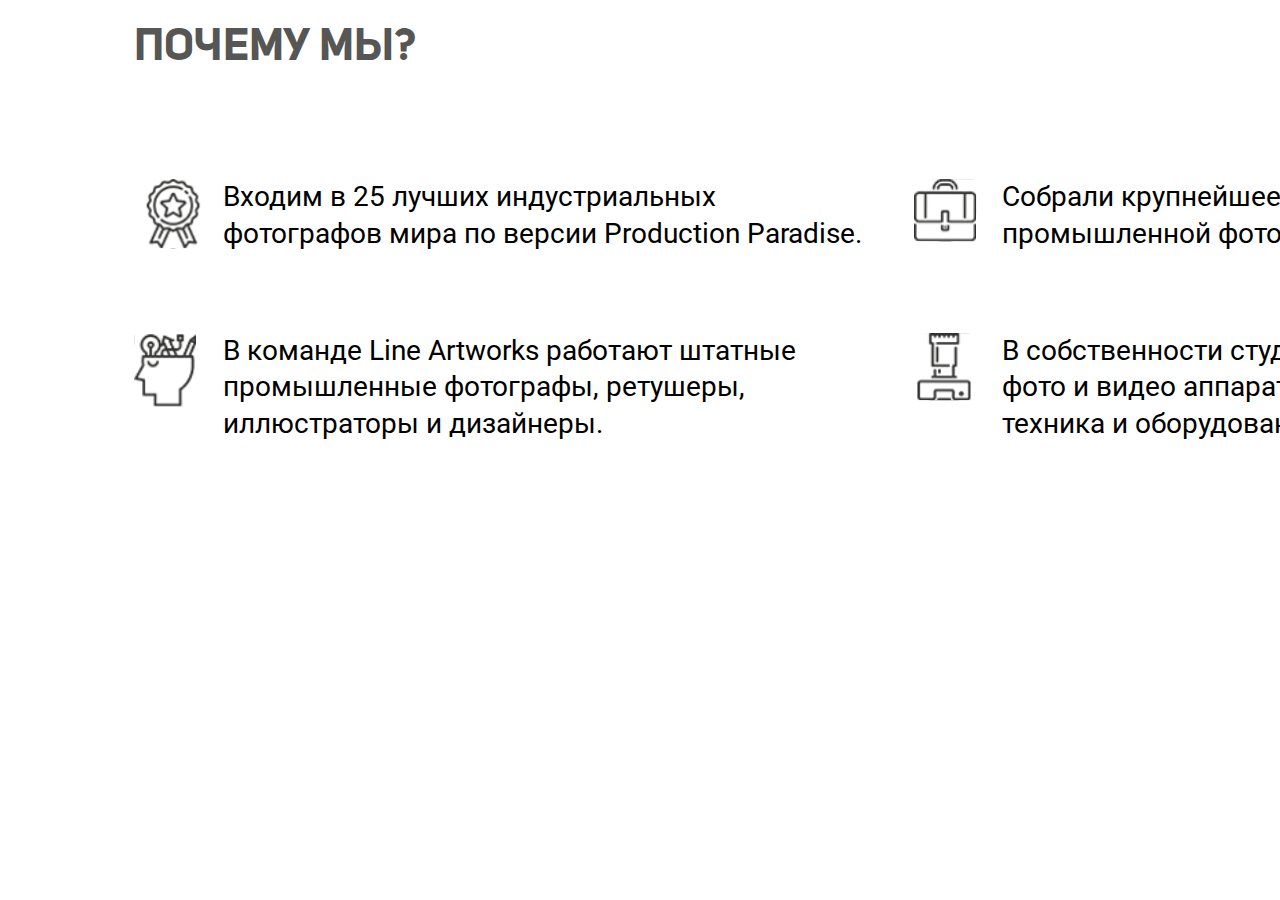
<file: 1/index.html>
<!DOCTYPE html>
<html lang="ru">
  <head>
    <meta charset="UTF-8" />
    <meta name="viewport" content="width=device-width, initial-scale=1.0" />
    <title>Document</title>
    <link rel="preconnect" href="https://fonts.googleapis.com" />
    <link rel="preconnect" href="https://fonts.gstatic.com" crossorigin />
    <link
      href="https://fonts.googleapis.com/css2?family=Montserrat:wght@400;500&family=Roboto&display=swap"
      rel="stylesheet"
    />
    <link rel="stylesheet" href="style.css" />
  </head>
  <body class="page">
    <section class="about-us">
      <h2 class="about-us__title">Почему мы?</h2>
      <ul class="about-us__list">
        <li class="about-us__item about-us__item_1">
          Входим в 25 лучших индустриальных фотографов мира по версии Production
          Paradise.
        </li>
        <li class="about-us__item about-us__item_2">
          Собрали крупнейшее портфолио в стране по промышленной фотосъемке — 500
          работ.
        </li>
        <li class="about-us__item about-us__item_3">
          В команде Line Artworks работают штатные промышленные фотографы,
          ретушеры, иллюстраторы и дизайнеры.
        </li>
        <li class="about-us__item about-us__item_4">
          В собственности студии профессиональная фото и видео аппаратура,
          осветительная техника и оборудование для аэрофотосъемки.
        </li>
      </ul>
    </section>
  </body>
</html>
</file>
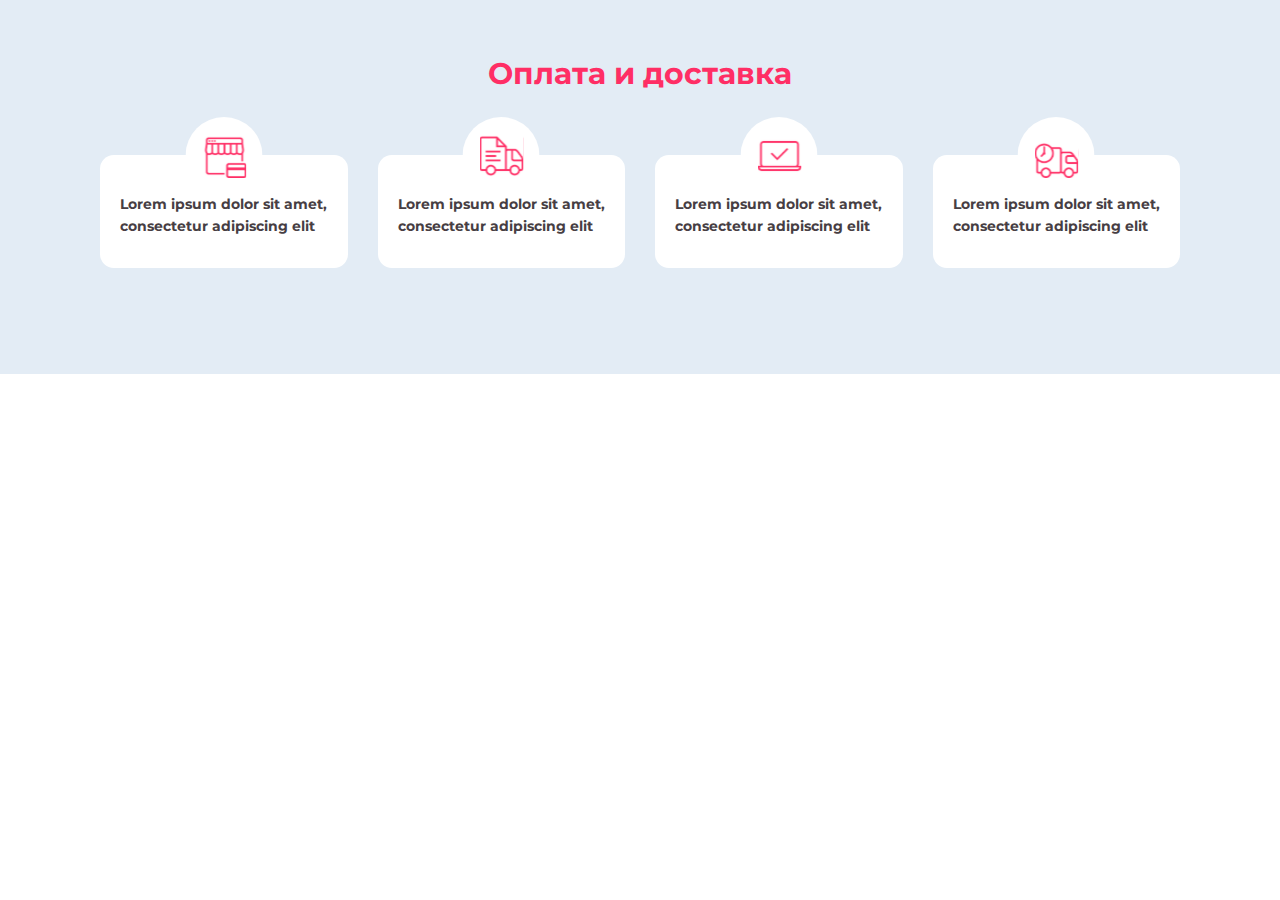
<file: 3/index.html>
<!DOCTYPE html>
<html lang="ru">
  <head>
    <meta charset="UTF-8" />
    <meta name="viewport" content="width=device-width, initial-scale=1.0" />
    <link rel="preconnect" href="https://fonts.googleapis.com" />
    <link rel="preconnect" href="https://fonts.gstatic.com" crossorigin />
    <link
      href="https://fonts.googleapis.com/css2?family=Montserrat:wght@700&display=swap"
      rel="stylesheet"
    />
    <link rel="stylesheet" href="style.css" />
    <title>Достависта, бэйби</title>
  </head>
  <body class="page">
    <section class="delivery">
      <div class="container">
        <h2 class="delivery__title">Оплата и доставка</h2>
        <ul class="delivery__about-list">
          <li class="delivery__about-item delivery__about-item__stall">
            Lorem ipsum dolor sit amet, consectetur adipiscing elit
          </li>
          <li class="delivery__about-item delivery__about-item__car">
            Lorem ipsum dolor sit amet, consectetur adipiscing elit
          </li>
          <li class="delivery__about-item delivery__about-item__laptop">
            Lorem ipsum dolor sit amet, consectetur adipiscing elit
          </li>
          <li class="delivery__about-item delivery__about-item__car-2">
            Lorem ipsum dolor sit amet, consectetur adipiscing elit
          </li>
        </ul>
        <div class="map">
          <script type="text/javascript" charset="utf-8" async src="https://api-maps.yandex.ru/services/constructor/1.0/js/?um=constructor%3A5bdee48a2c6338915d0bc3b760cad33f5deeb9bdabc9d47508cf2b0735d2a411&amp;width=1110&amp;height=332&amp;lang=ru_RU&amp;scroll=true"></script>
        </div>
      </div>
    </section>
  </body>
</html>
</file>
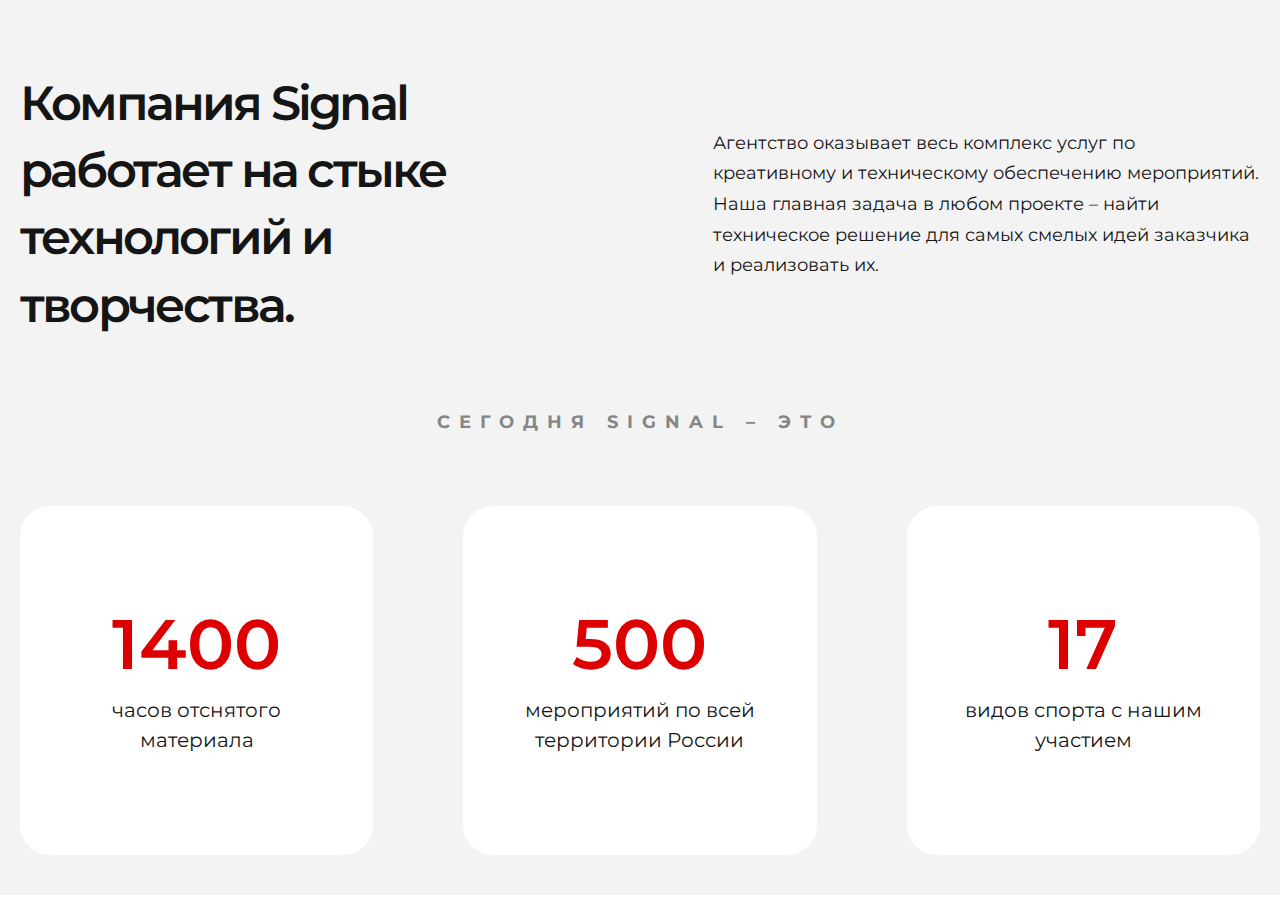
<file: 4/index.html>
<!DOCTYPE html>
<html lang="ru">
  <head>
    <meta charset="UTF-8" />
    <meta name="viewport" content="width=device-width, initial-scale=1.0" />
    <link rel="preconnect" href="https://fonts.googleapis.com" />
    <link rel="preconnect" href="https://fonts.gstatic.com" crossorigin />
    <link
      href="https://fonts.googleapis.com/css2?family=Montserrat:wght@400;600&display=swap"
      rel="stylesheet"
    />
    <link rel="stylesheet" href="style.css" />
    <title>На стыке технологий и творчества</title>
  </head>
  <body class="page">
    <section class="about">
      <header class="about__header">
        <h2 class="about__title">
          Компания Signal работает на стыке технологий и творчества.
        </h2>
        <div class="about__wrapper">
          <p class="about__description">
            Агентство оказывает весь комплекс услуг по креативному и
            техническому обеспечению мероприятий.
          </p>
          <p class="about__description">
            Наша главная задача в любом проекте – найти техническое решение для
            самых смелых идей заказчика и реализовать их.
          </p>
        </div>
      </header>
      <div class="performance">
        <h2 class="performance__title">Сегодня Signal – это</h2>
        <ul class="performance__list">
          <li class="performance__item">
            <p class="performance__numbers">1400</p>
            <span class="performance__description">
              часов отснятого материала
            </span>
          </li>
          <li class="performance__item">
            <p class="performance__numbers">500</p>
            <span class="performance__description">
              мероприятий по всей территории России
            </span>
          </li>
          <li class="performance__item">
            <p class="performance__numbers">17</p>
            <span class="performance__description">
              видов спорта с нашим участием
            </span>
          </li>
        </ul>
      </div>
    </section>
  </body>
</html>
</file>
<file: 1/style.css>
@font-face {
  font-family: 'UniSans-Trial';
  font-style: normal;
  font-weight: 700;
  font-display: swap;
  src: local('UniSans-Trial'),
    url('./fonts/UniSans-Trial.woff2') format('woff2'),
    url('.//fonts/UniSans-Trial.woff') format('woff'),
    url('.//fonts/UniSans-Trial.ttf') format('truetype');
}

.page {
  margin: 0;
  font-family: 'Roboto', Helvetica, sans-serif;
}

.about-us {
  box-sizing: border-box;
  width: 79%;
  max-width: 1510px;
  margin: 0 auto;
  /* min-width: 100%; */
}

.about-us__title {
  margin-bottom: 85px;
  margin-top: 0;
  font-size: 45px;
  font-weight: 700;
  line-height: 2.08;
  text-transform: uppercase;
  font-family: 'UniSans-Trial', Helvetica, sans-serif;
  color: #565655;
}

.about-us__list {
  box-sizing: border-box;
  min-width: 1510px;
  display: flex;
  flex-wrap: wrap;
  justify-content: center;
  gap: 80px 47px;
  margin: 0;
  padding: 0;
  list-style: none;
}

.about-us__item {
  position: relative;
  box-sizing: border-box;
  width: max(366px, calc(50% - 23.5px));
  padding-left: 89px;
  font-size: 28px;
  line-height: 1.32;
  font-family: 'Roboto', Helvetica, sans-serif;
}

.about-us__item::after {
  content: '';
  position: absolute;
  left: 0;
  top: 0;
  width: 78px;
  height: 100%;
  background-repeat: no-repeat;
}

.about-us__item_1:after {
  background-image: url(images/about_us_1.svg);
}

.about-us__item_2:after {
  background-image: url(images/about_us_2.svg);
}

.about-us__item_3:after {
  background-image: url(images/about_us_3.svg);
}

.about-us__item_4:after {
  background-image: url(images/about_us_4.svg);
}
</file>
<file: 3/style.css>
.page {
  margin: 0;
  font-family: 'Montserrat', Helvetica sans-serif;
}

.delivery {
  padding: 56px 0 74px;
  background: #e3ecf5;
}

.container {
  box-sizing: border-box;
  max-width: 1110px;
  padding: 0 15px;
  margin: auto;
  overflow: auto;
}

.delivery__title {
  margin: 0;
  text-align: center;
  color: #ff2e65;
  font-size: 30px;
  font-weight: 700;
  line-height: 1.2;
}

.delivery__about-list {
  display: flex;
  gap: 30px;
  margin-top: 63px;
  padding: 0;
  list-style-type: none;
}

.delivery__about-item {
  position: relative;
  box-sizing: border-box;
  width: 255px;
  padding: 39px 20px 30px;
  border-radius: 14px;
  background-color: #fff;
  color: #473e43;
  font-size: 14px;
  font-weight: 700;
  line-height: 1.57;
}

.delivery__about-item::before {
  content: '';
  position: absolute;
}

.delivery__about-item::before {
  top: -38.5px;
  transform: translateX(-50%);
  left: 50%;
  width: 77px;
  height: 77px;
  border-radius: 50%;
  background: #fff;
  background-position: 17px 17px;
  background-repeat: no-repeat;
}

.delivery__about-item__stall:before {
  background-image: url('./images/delivery_1.svg');
}

.delivery__about-item__car:before {
  background-image: url('./images/delivery_2.svg');
}

.delivery__about-item__laptop:before {
  background-image: url('./images/delivery_3.svg');
}

.delivery__about-item__car-2:before {
  background-image: url('./images/delivery_4.svg');
}

.map {
  margin-top: 32px;
  border-radius: 14px;
  overflow: hidden;
}
</file>
<file: 4/style.css>
.page {
  margin: 0;
  font-family: 'Montserrat', Helvetica, sans-serif;
}

.about {
  min-width: 1050px;
  padding: 70px max(calc(50% - 680px), 20px) 40px;
  background: #f3f3f3;
}

.about__header {
  display: flex;
  align-items: center;
  gap: 70px 145px;
}

.about__title {
  margin: 0;
  color: #151515;
  font-size: 48px;
  font-weight: 600;
  line-height: 1.4;
  letter-spacing: -2.8px;
}

.about__wrapper {
  display: flex;
  flex-direction: column;
  justify-content: space-between;
}

.about__title,
.about__wrapper {
  flex: 1 100%;
}

.about__description {
  margin: 0;
  color: #151515;
  font-size: 18px;
  line-height: 1.7;
}

.performance {
  margin-top: 70px;
}

.performance__title {
  margin: 0;
  text-align: center;
  color: #868686;
  font-size: 18px;
  line-height: 1.5;
  letter-spacing: 9px;
  text-transform: uppercase;
}

.performance__list {
  display: flex;
  justify-content: center;
  flex-wrap: wrap;
  gap: 90px;
  margin: 70px 0 0;
  padding: 0;
  list-style-type: none;
}

.performance__item {
  box-sizing: border-box;
  flex: 1;
  max-width: 380px;
  min-width: 320px;
  display: flex;
  padding: 100px 40px;
  flex-direction: column;
  justify-content: flex-start;
  align-items: center;
  gap: 12px;
  border-radius: 30px;
  background: linear-gradient(0deg, #fff 0%, #fff 100%), #151515;
}

.performance__numbers {
  margin: 0;
  color: #dc0000;
  font-size: 70px;
  font-weight: 600;
  line-height: 1.1;
}

.performance__description {
  text-align: center;
  color: #161616;
  font-size: 20px;
  line-height: 1.5;
}
</file>
